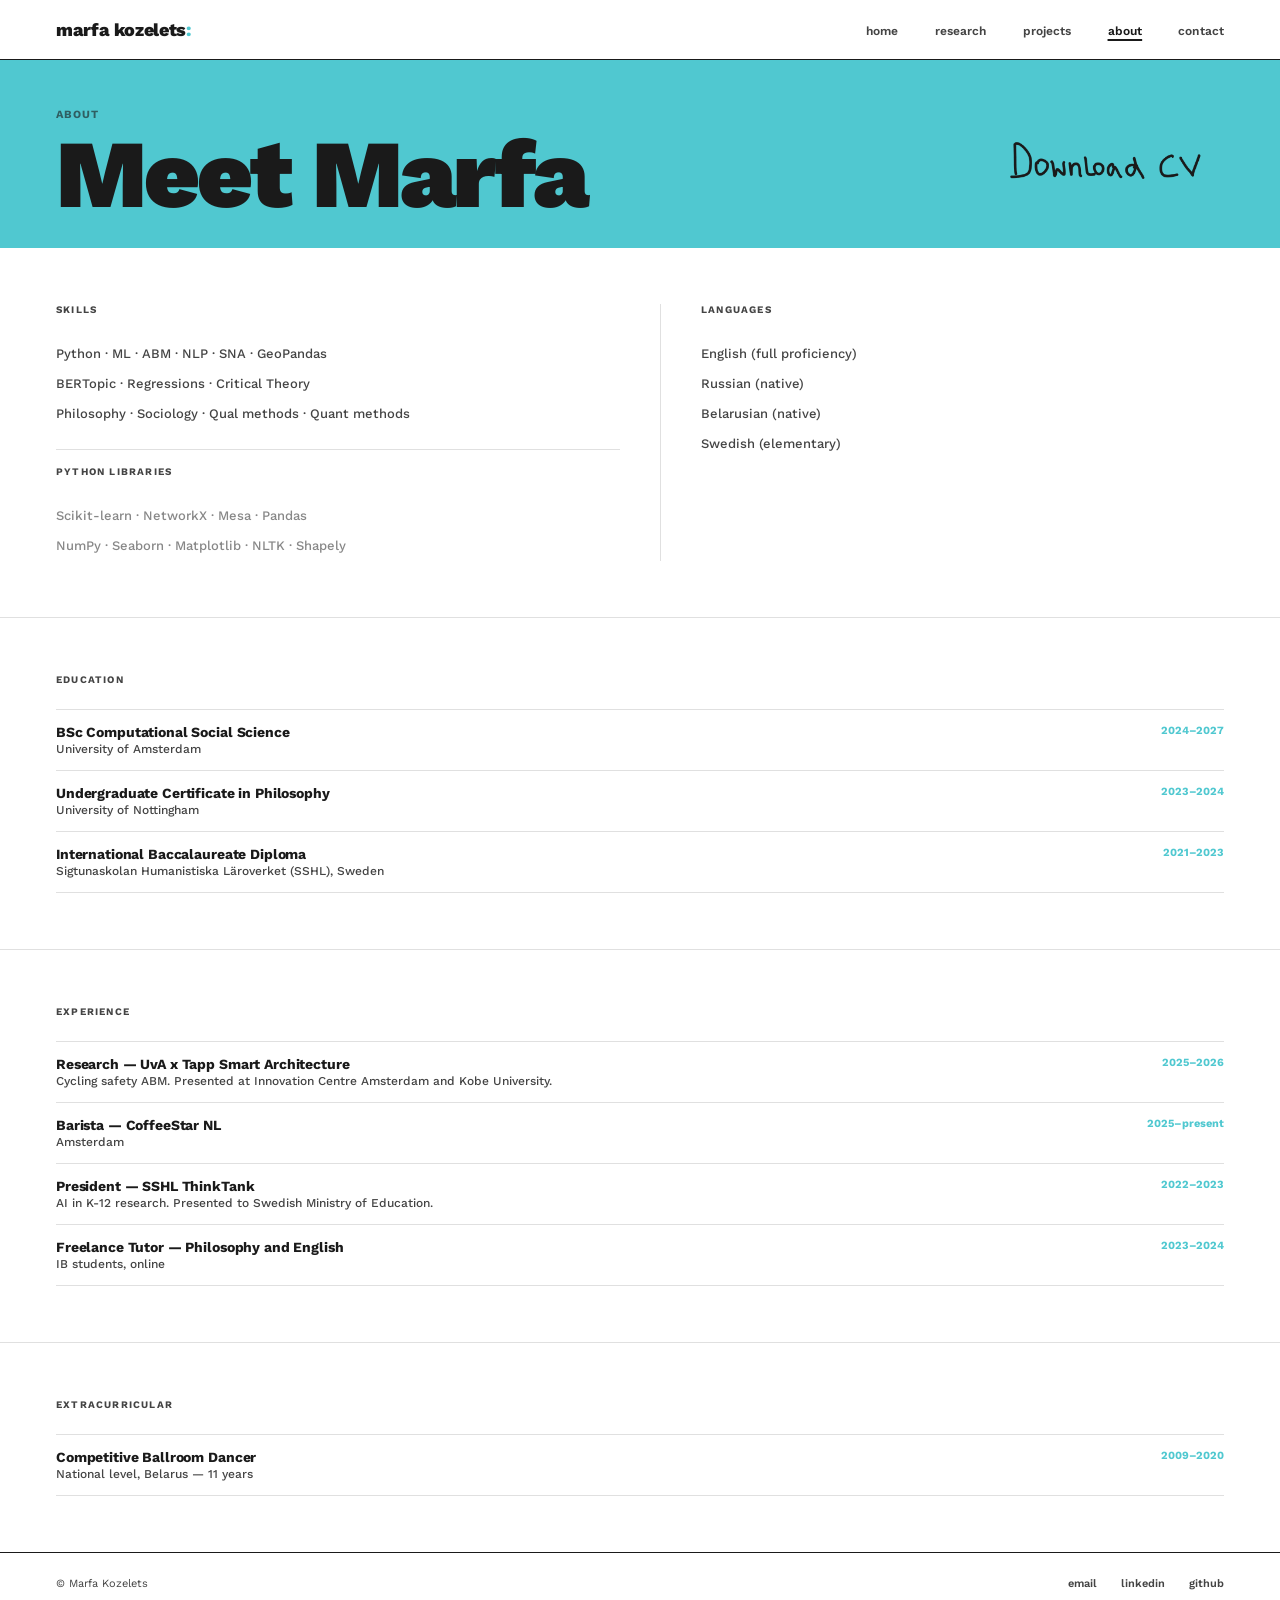
<file: about.html>
<!DOCTYPE html>
<html lang="en">
<head>
  <meta charset="UTF-8">
  <meta name="viewport" content="width=device-width, initial-scale=1.0">
  <title>About — Marfa Kozelets</title>
  <link rel="stylesheet" href="style.css">
  <style>
    :root { --accent: var(--blue); }
    .header-inner { display: flex; justify-content: space-between; align-items: center; gap: 20px; }
    .cv-btn-wrap { flex-shrink: 0; }
    #cv-btn { display: block; cursor: pointer; width: 220px; transition: opacity 0.15s; }
    #cv-btn:hover { opacity: 0.65; }
    .skills-row { display: grid; grid-template-columns: 1fr 1fr; gap: 40px; }
    .libs-row { margin-top: 20px; padding-top: 16px; border-top: 0.5px solid var(--rule); }
    @media (max-width: 600px) {
      .skills-row { grid-template-columns: 1fr; gap: 24px; }
      .header-inner { flex-direction: column; align-items: flex-start; }
      .cv-btn-wrap img { width: 160px !important; }
    }
  </style>
</head>
<body style="--accent: var(--blue);">
  <nav>
    <a class="nav-logo" href="index.html">marfa kozelets<span class="colon">:</span></a>
    <ul class="nav-links">
      <li><a href="index.html">home</a></li>
      <li><a href="research.html">research</a></li>
      <li><a href="projects.html">projects</a></li>
      <li><a href="about.html" class="active">about</a></li>
      <li><a href="contact.html">contact</a></li>
    </ul>
    <button class="nav-hamburger" onclick="toggleDrawer()" aria-label="Menu"><span></span><span></span><span></span></button>
  </nav>
  <div class="mobile-drawer" id="mobileDrawer">
    <a href="index.html">home</a><a href="research.html">research</a><a href="projects.html">projects</a><a href="about.html">about</a><a href="contact.html">contact</a>
  </div>

  <div class="page-header" style="--accent: var(--blue); padding-bottom: 28px;">
    <div class="header-inner">
      <div>
        <span class="page-header-meta">about</span>
        <h1>Meet Marfa</h1>
      </div>
      <div class="cv-btn-wrap">
        <a href="Marfa_Kozelets_Academic_CV_v1_2page.pdf" target="_blank" rel="noopener">
          <img src="assets/images/site/download-cv.png" class="doodle" style="width:220px; cursor:pointer; transition: opacity 0.15s;" onmouseover="this.style.opacity='0.65'" onmouseout="this.style.opacity='1'">
        </a>
      </div>
    </div>
  </div>

  <div class="section">
    <div class="skills-row">
      <div>
        <span class="section-label">skills</span>
        <p style="font-size:13px; line-height:2.3; color:#444;">
          Python · ML · ABM · NLP · SNA · GeoPandas<br>
          BERTopic · Regressions · Critical Theory<br>
          Philosophy · Sociology · Qual methods · Quant methods
        </p>
        <div class="libs-row">
          <span class="section-label">python libraries</span>
          <p style="font-size:13px; line-height:2.3; color:#888;">
            Scikit-learn · NetworkX · Mesa · Pandas<br>
            NumPy · Seaborn · Matplotlib · NLTK · Shapely
          </p>
        </div>
      </div>
      <div style="border-left: 0.5px solid var(--rule); padding-left: 40px;">
        <span class="section-label">languages</span>
        <p style="font-size:13px; line-height:2.3; color:#444;">
          English (full proficiency)<br>
          Russian (native)<br>
          Belarusian (native)<br>
          Swedish (elementary)
        </p>
      </div>
    </div>
  </div>

  <div class="section">
    <span class="section-label">education</span>
    <div class="cv-block">
      <div>
        <div class="cv-block-title">BSc Computational Social Science</div>
        <div class="cv-block-sub">University of Amsterdam</div>
      </div>
      <div class="cv-block-year">2024–2027</div>
    </div>
    <div class="cv-block">
      <div>
        <div class="cv-block-title">Undergraduate Certificate in Philosophy</div>
        <div class="cv-block-sub">University of Nottingham</div>
      </div>
      <div class="cv-block-year">2023–2024</div>
    </div>
    <div class="cv-block">
      <div>
        <div class="cv-block-title">International Baccalaureate Diploma</div>
        <div class="cv-block-sub">Sigtunaskolan Humanistiska Läroverket (SSHL), Sweden</div>
      </div>
      <div class="cv-block-year">2021–2023</div>
    </div>
  </div>

  <div class="section">
    <span class="section-label">experience</span>
    <div class="cv-block">
      <div>
        <div class="cv-block-title">Research — UvA x Tapp Smart Architecture</div>
        <div class="cv-block-sub">Cycling safety ABM. Presented at Innovation Centre Amsterdam and Kobe University.</div>
      </div>
      <div class="cv-block-year">2025–2026</div>
    </div>
    <div class="cv-block">
      <div>
        <div class="cv-block-title">Barista — CoffeeStar NL</div>
        <div class="cv-block-sub">Amsterdam</div>
      </div>
      <div class="cv-block-year">2025–present</div>
    </div>
    <div class="cv-block">
      <div>
        <div class="cv-block-title">President — SSHL ThinkTank</div>
        <div class="cv-block-sub">AI in K-12 research. Presented to Swedish Ministry of Education.</div>
      </div>
      <div class="cv-block-year">2022–2023</div>
    </div>
    <div class="cv-block">
      <div>
        <div class="cv-block-title">Freelance Tutor — Philosophy and English</div>
        <div class="cv-block-sub">IB students, online</div>
      </div>
      <div class="cv-block-year">2023–2024</div>
    </div>
  </div>

  <div class="section" style="border-bottom:none;">
    <span class="section-label">extracurricular</span>
    <div class="cv-block">
      <div>
        <div class="cv-block-title">Competitive Ballroom Dancer</div>
        <div class="cv-block-sub">National level, Belarus — 11 years</div>
      </div>
      <div class="cv-block-year">2009–2020</div>
    </div>
  </div>

  <footer>
    <span>© Marfa Kozelets</span>
    <span style="display:flex; gap:24px;">
      <a href="mailto:marfa.kozelets@student.uva.nl">email</a>
      <a href="https://www.linkedin.com/in/marfa-petrovna-kozelets/" target="_blank">linkedin</a>
      <a href="https://github.com/marfakozeletsUvA" target="_blank">github</a>
    </span>
  </footer>

  <script>
      function toggleDrawer() { document.getElementById('mobileDrawer').classList.toggle('open'); }
    </script>
</body>
</html>
</file>
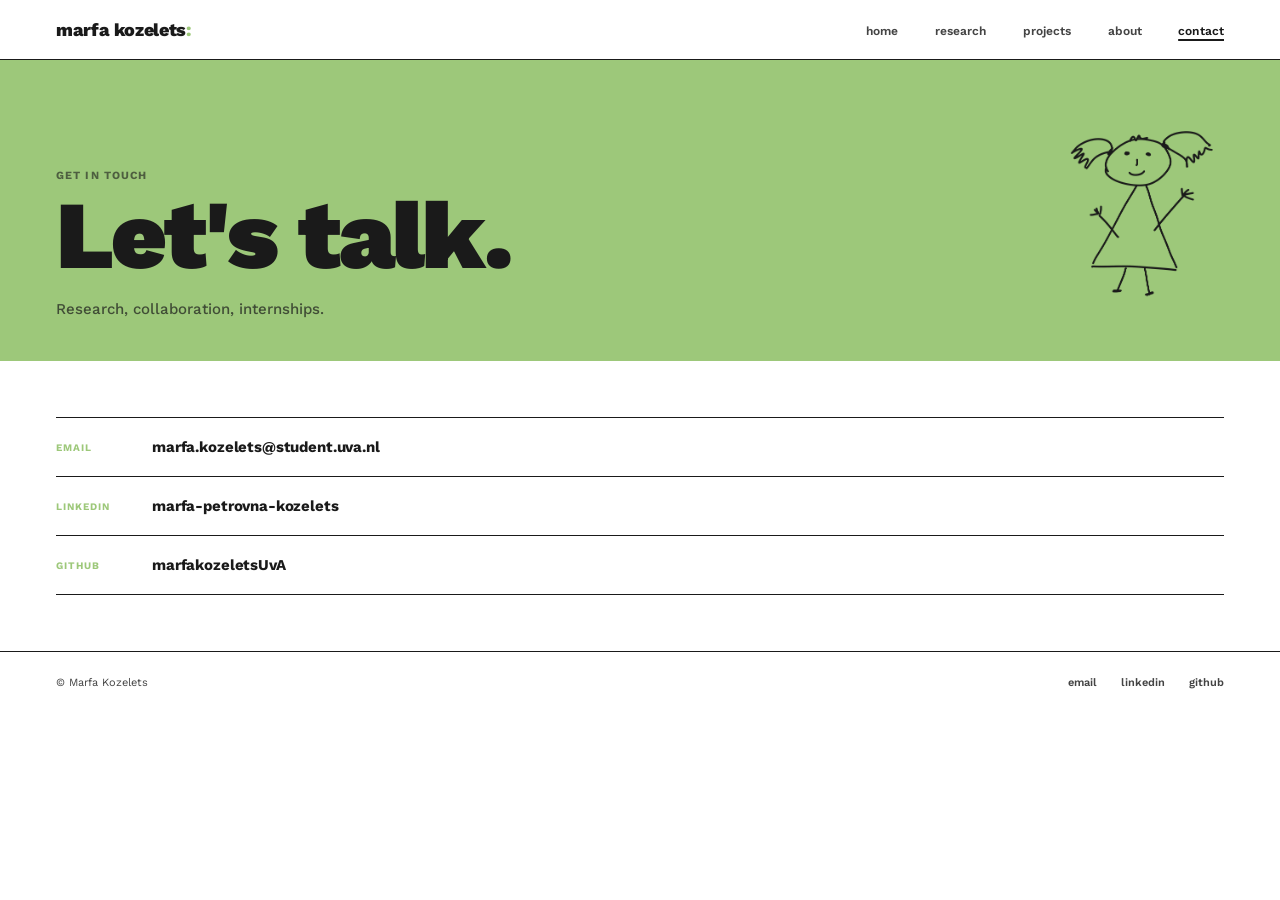
<file: contact.html>
<!DOCTYPE html>
<html lang="en">
<head>
  <meta charset="UTF-8">
  <meta name="viewport" content="width=device-width, initial-scale=1.0">
  <title>Contact — Marfa Kozelets</title>
  <link rel="stylesheet" href="style.css">
  <style>
    :root { --accent: var(--green); }
    .contact-body { padding: 56px; }
    .contact-link { display: flex; align-items: center; gap: 16px; padding: 20px 0; border-top: 1.5px solid var(--black); text-decoration: none; color: var(--black); transition: opacity 0.15s; }
    .contact-link:last-child { border-bottom: 1.5px solid var(--black); }
    .contact-link:hover { opacity: 0.55; }
    .contact-link-label { font-size: 10px; font-weight: 700; letter-spacing: 0.1em; text-transform: uppercase; color: var(--green); min-width: 80px; }
    .contact-link-value { font-size: 15px; font-weight: 700; letter-spacing: -0.01em; }
    .girl-wrap { flex-shrink: 0; width: 160px; }
    @media (max-width: 768px) {
      .contact-body { padding: 40px 20px; }
      .girl-wrap { display: none; }
      .contact-link-value { font-size: 13px; word-break: break-all; }
    }
  </style>
</head>
<body style="--accent: var(--green);">
  <nav>
    <a class="nav-logo" href="index.html">marfa kozelets<span class="colon">:</span></a>
    <ul class="nav-links">
      <li><a href="index.html">home</a></li>
      <li><a href="research.html">research</a></li>
      <li><a href="projects.html">projects</a></li>
      <li><a href="about.html">about</a></li>
      <li><a href="contact.html" class="active">contact</a></li>
    </ul>
    <button class="nav-hamburger" onclick="toggleDrawer()" aria-label="Menu"><span></span><span></span><span></span></button>
  </nav>
  <div class="mobile-drawer" id="mobileDrawer">
    <a href="index.html">home</a><a href="research.html">research</a><a href="projects.html">projects</a><a href="about.html">about</a><a href="contact.html">contact</a>
  </div>

  <div class="page-header" style="--accent: var(--green);">
    <div style="display:flex; justify-content:space-between; align-items:flex-end;">
      <div>
        <span class="page-header-meta">get in touch</span>
        <h1>Let's talk.</h1>
        <p>Research, collaboration, internships.</p>
      </div>
      <div class="girl-wrap">
        <img src="assets/images/site/girl.png" class="doodle" style="width:160px;">
      </div>
    </div>
  </div>

  <div class="contact-body">
    <div>
      <a class="contact-link" href="mailto:marfa.kozelets@student.uva.nl">
        <span class="contact-link-label">email</span>
        <span class="contact-link-value">marfa.kozelets@student.uva.nl</span>
      </a>
      <a class="contact-link" href="https://www.linkedin.com/in/marfa-petrovna-kozelets/" target="_blank">
        <span class="contact-link-label">linkedin</span>
        <span class="contact-link-value">marfa-petrovna-kozelets</span>
      </a>
      <a class="contact-link" href="https://github.com/marfakozeletsUvA" target="_blank">
        <span class="contact-link-label">github</span>
        <span class="contact-link-value">marfakozeletsUvA</span>
      </a>
    </div>
  </div>

  <footer>
    <span>© Marfa Kozelets</span>
    <span style="display:flex; gap:24px;">
      <a href="mailto:marfa.kozelets@student.uva.nl">email</a>
      <a href="https://www.linkedin.com/in/marfa-petrovna-kozelets/" target="_blank">linkedin</a>
      <a href="https://github.com/marfakozeletsUvA" target="_blank">github</a>
    </span>
  </footer>

  <script>
      function toggleDrawer() { document.getElementById('mobileDrawer').classList.toggle('open'); }
    </script>
</body>
</html>
</file>
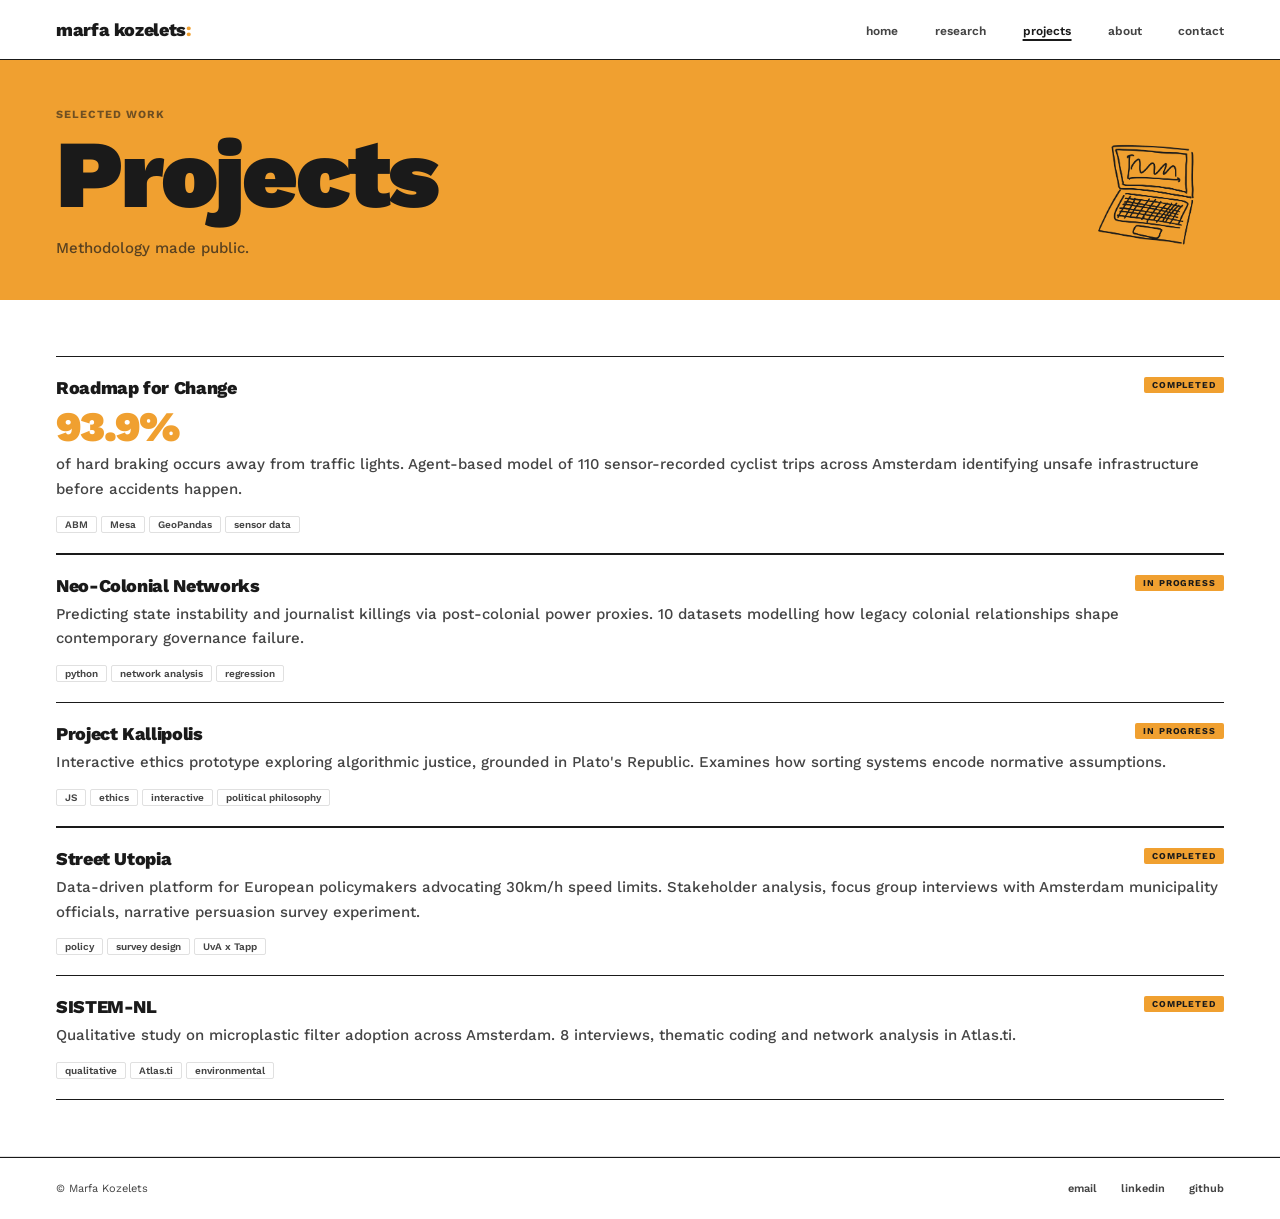
<file: projects.html>
<!DOCTYPE html>
<html lang="en">
<head>
  <meta charset="UTF-8">
  <meta name="viewport" content="width=device-width, initial-scale=1.0">
  <title>Projects — Marfa Kozelets</title>
  <link rel="stylesheet" href="style.css">
  <style>
    :root { --accent: var(--yellow); }
    .header-inner { display: flex; justify-content: space-between; align-items: flex-end; gap: 20px; }
    .doodle-wrap { flex-shrink: 0; width: 130px; }
    .doodle-wrap canvas { width: 130px; height: 130px; display: block; }
    .card-link { text-decoration: none; color: inherit; display: block; }
    .card-link:hover h2 { text-decoration: underline; text-underline-offset: 3px; }
    @media (max-width: 768px) {
      .doodle-wrap { width: 72px; }
      .doodle-wrap img { width: 72px !important; height: 72px !important; }
    }
  </style>
</head>
<body style="--accent: var(--yellow);">
  <nav>
    <a class="nav-logo" href="index.html">marfa kozelets<span class="colon">:</span></a>
    <ul class="nav-links">
      <li><a href="index.html">home</a></li>
      <li><a href="research.html">research</a></li>
      <li><a href="projects.html" class="active">projects</a></li>
      <li><a href="about.html">about</a></li>
      <li><a href="contact.html">contact</a></li>
    </ul>
    <button class="nav-hamburger" onclick="toggleDrawer()" aria-label="Menu"><span></span><span></span><span></span></button>
  </nav>
  <div class="mobile-drawer" id="mobileDrawer">
    <a href="index.html">home</a><a href="research.html">research</a><a href="projects.html">projects</a><a href="about.html">about</a><a href="contact.html">contact</a>
  </div>

  <div class="page-header" style="--accent: var(--yellow);">
    <div class="header-inner">
      <div>
        <span class="page-header-meta">selected work</span>
        <h1>Projects</h1>
        <p>Methodology made public.</p>
      </div>
      <div class="doodle-wrap">
        <img src="assets/images/site/computer.png" class="doodle" style="width:130px; height:130px;">
      </div>
    </div>
  </div>

  <div class="section">
    <a class="card-link" href="roadmap-for-change.html">
      <div class="card">
        <div class="card-top">
          <h2>Roadmap for Change</h2>
          <span class="badge">completed</span>
        </div>
        <div class="stat-num">93.9%</div>
        <p class="body">of hard braking occurs away from traffic lights. Agent-based model of 110 sensor-recorded cyclist trips across Amsterdam identifying unsafe infrastructure before accidents happen.</p>
        <span class="tag">ABM</span><span class="tag">Mesa</span><span class="tag">GeoPandas</span><span class="tag">sensor data</span>
      </div>
    </a>

    <div class="card">
      <div class="card-top">
        <h2>Neo-Colonial Networks</h2>
        <span class="badge">in progress</span>
      </div>
      <p class="body">Predicting state instability and journalist killings via post-colonial power proxies. 10 datasets modelling how legacy colonial relationships shape contemporary governance failure.</p>
      <span class="tag">python</span><span class="tag">network analysis</span><span class="tag">regression</span>
    </div>

    <a class="card-link" href="kallipolis.html">
      <div class="card">
        <div class="card-top">
          <h2>Project Kallipolis</h2>
          <span class="badge">in progress</span>
        </div>
        <p class="body">Interactive ethics prototype exploring algorithmic justice, grounded in Plato's Republic. Examines how sorting systems encode normative assumptions.</p>
        <span class="tag">JS</span><span class="tag">ethics</span><span class="tag">interactive</span><span class="tag">political philosophy</span>
      </div>
    </a>

    <div class="card">
      <div class="card-top">
        <h2>Street Utopia</h2>
        <span class="badge">completed</span>
      </div>
      <p class="body">Data-driven platform for European policymakers advocating 30km/h speed limits. Stakeholder analysis, focus group interviews with Amsterdam municipality officials, narrative persuasion survey experiment.</p>
      <span class="tag">policy</span><span class="tag">survey design</span><span class="tag">UvA x Tapp</span>
    </div>

    <div class="card">
      <div class="card-top">
        <h2>SISTEM-NL</h2>
        <span class="badge">completed</span>
      </div>
      <p class="body">Qualitative study on microplastic filter adoption across Amsterdam. 8 interviews, thematic coding and network analysis in Atlas.ti.</p>
      <span class="tag">qualitative</span><span class="tag">Atlas.ti</span><span class="tag">environmental</span>
    </div>
  </div>

  <footer>
    <span>© Marfa Kozelets</span>
    <span style="display:flex; gap:24px;">
      <a href="mailto:marfa.kozelets@student.uva.nl">email</a>
      <a href="https://www.linkedin.com/in/marfa-petrovna-kozelets/" target="_blank">linkedin</a>
      <a href="https://github.com/marfakozeletsUvA" target="_blank">github</a>
    </span>
  </footer>

  <script>
      function toggleDrawer() { document.getElementById('mobileDrawer').classList.toggle('open'); }
    </script>
</body>
</html>
</file>
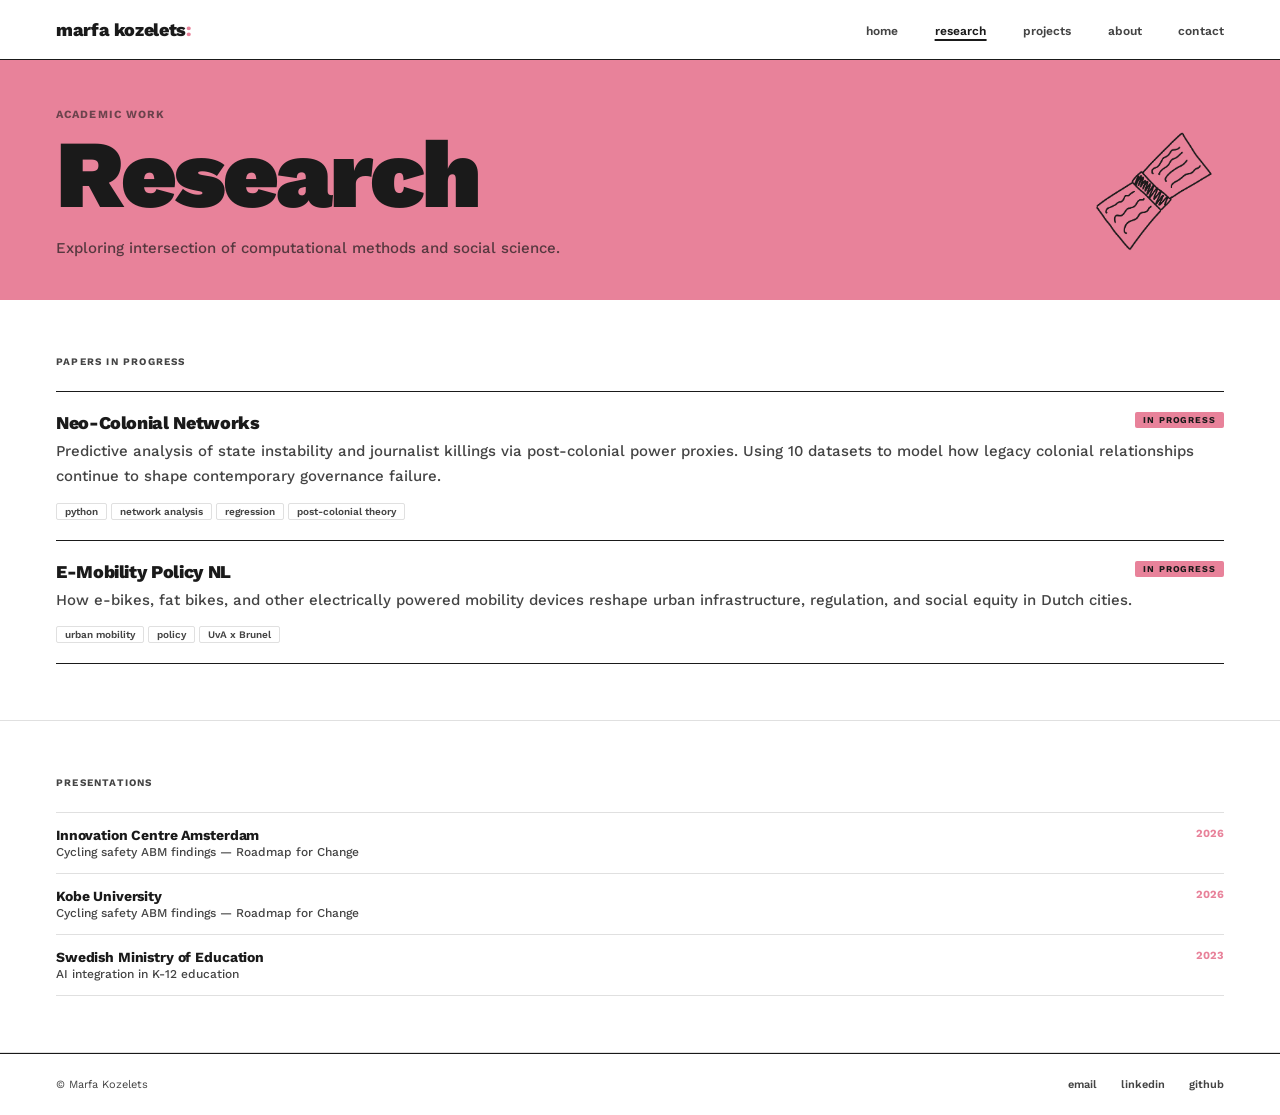
<file: research.html>
<!DOCTYPE html>
<html lang="en">
<head>
  <meta charset="UTF-8">
  <meta name="viewport" content="width=device-width, initial-scale=1.0">
  <title>Research — Marfa Kozelets</title>
  <link rel="stylesheet" href="style.css">
  <style>
    :root { --accent: var(--pink); }
    .header-inner { display: flex; justify-content: space-between; align-items: flex-end; gap: 20px; }
    .doodle-wrap { flex-shrink: 0; width: 130px; }
    .doodle-wrap canvas { width: 130px; height: 130px; display: block; }
    @media (max-width: 768px) {
      .doodle-wrap { width: 72px; }
      .doodle-wrap img { width: 72px !important; height: 72px !important; }
    }
  </style>
</head>
<body style="--accent: var(--pink);">
  <nav>
    <a class="nav-logo" href="index.html">marfa kozelets<span class="colon">:</span></a>
    <ul class="nav-links">
      <li><a href="index.html">home</a></li>
      <li><a href="research.html" class="active">research</a></li>
      <li><a href="projects.html">projects</a></li>
      <li><a href="about.html">about</a></li>
      <li><a href="contact.html">contact</a></li>
    </ul>
    <button class="nav-hamburger" onclick="toggleDrawer()" aria-label="Menu"><span></span><span></span><span></span></button>
  </nav>
  <div class="mobile-drawer" id="mobileDrawer">
    <a href="index.html">home</a><a href="research.html">research</a><a href="projects.html">projects</a><a href="about.html">about</a><a href="contact.html">contact</a>
  </div>

  <div class="page-header" style="--accent: var(--pink);">
    <div class="header-inner">
      <div>
        <span class="page-header-meta">academic work</span>
        <h1>Research</h1>
        <p>Exploring intersection of computational methods and social science.</p>
      </div>
      <div class="doodle-wrap">
        <img src="assets/images/site/book.png" class="doodle" style="width:130px; height:130px;">
      </div>
    </div>
  </div>

  <div class="section">
    <span class="section-label">papers in progress</span>
    <div class="card">
      <div class="card-top">
        <h2>Neo-Colonial Networks</h2>
        <span class="badge">in progress</span>
      </div>
      <p class="body">Predictive analysis of state instability and journalist killings via post-colonial power proxies. Using 10 datasets to model how legacy colonial relationships continue to shape contemporary governance failure.</p>
      <span class="tag">python</span><span class="tag">network analysis</span><span class="tag">regression</span><span class="tag">post-colonial theory</span>
    </div>
    <div class="card">
      <div class="card-top">
        <h2>E-Mobility Policy NL</h2>
        <span class="badge">in progress</span>
      </div>
      <p class="body">How e-bikes, fat bikes, and other electrically powered mobility devices reshape urban infrastructure, regulation, and social equity in Dutch cities.</p>
      <span class="tag">urban mobility</span><span class="tag">policy</span><span class="tag">UvA x Brunel</span>
    </div>
  </div>

  <div class="section">
    <span class="section-label">presentations</span>
    <div class="cv-block">
      <div>
        <div class="cv-block-title">Innovation Centre Amsterdam</div>
        <div class="cv-block-sub">Cycling safety ABM findings — Roadmap for Change</div>
      </div>
      <div class="cv-block-year">2026</div>
    </div>
    <div class="cv-block">
      <div>
        <div class="cv-block-title">Kobe University</div>
        <div class="cv-block-sub">Cycling safety ABM findings — Roadmap for Change</div>
      </div>
      <div class="cv-block-year">2026</div>
    </div>
    <div class="cv-block">
      <div>
        <div class="cv-block-title">Swedish Ministry of Education</div>
        <div class="cv-block-sub">AI integration in K-12 education</div>
      </div>
      <div class="cv-block-year">2023</div>
    </div>
  </div>

  <footer>
    <span>© Marfa Kozelets</span>
    <span style="display:flex; gap:24px;">
      <a href="mailto:marfa.kozelets@student.uva.nl">email</a>
      <a href="https://www.linkedin.com/in/marfa-petrovna-kozelets/" target="_blank">linkedin</a>
      <a href="https://github.com/marfakozeletsUvA" target="_blank">github</a>
    </span>
  </footer>
  <script>
      function toggleDrawer() { document.getElementById('mobileDrawer').classList.toggle('open'); }
    </script>
</body>
</html>
</file>
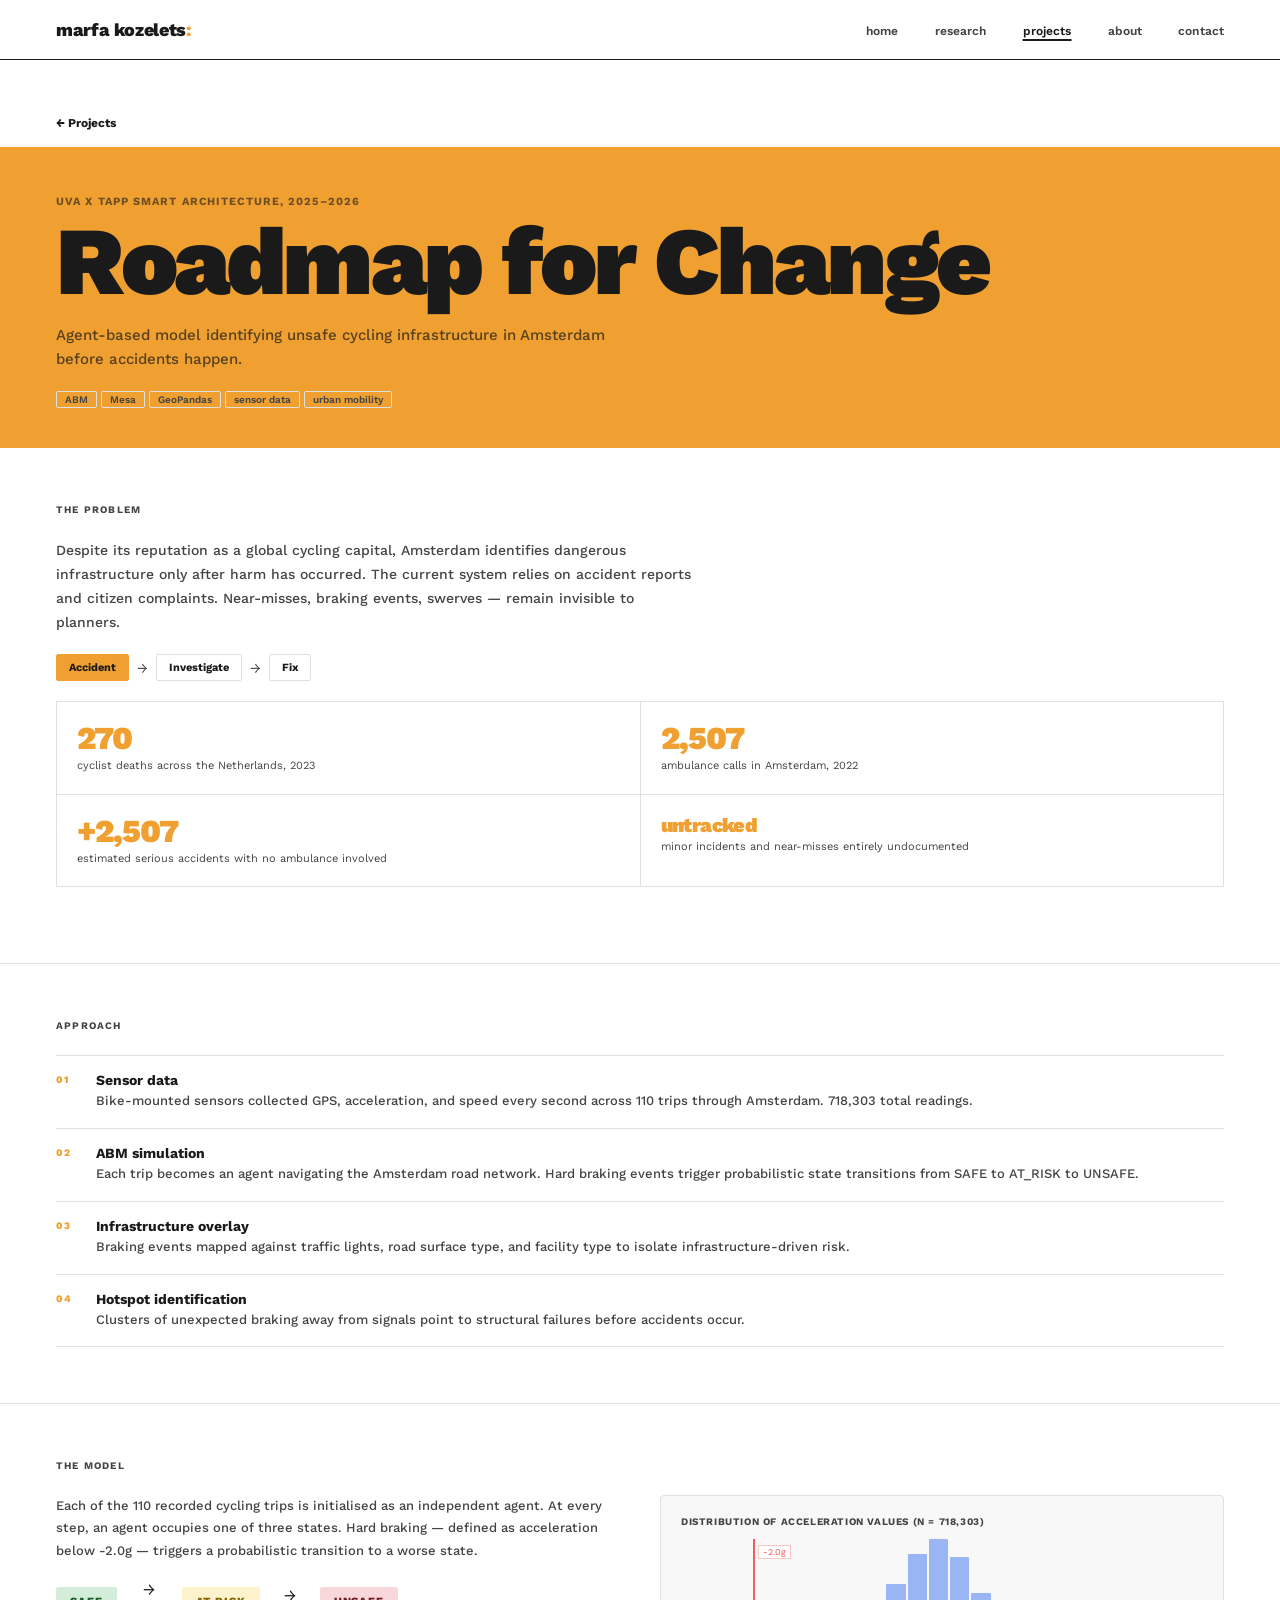
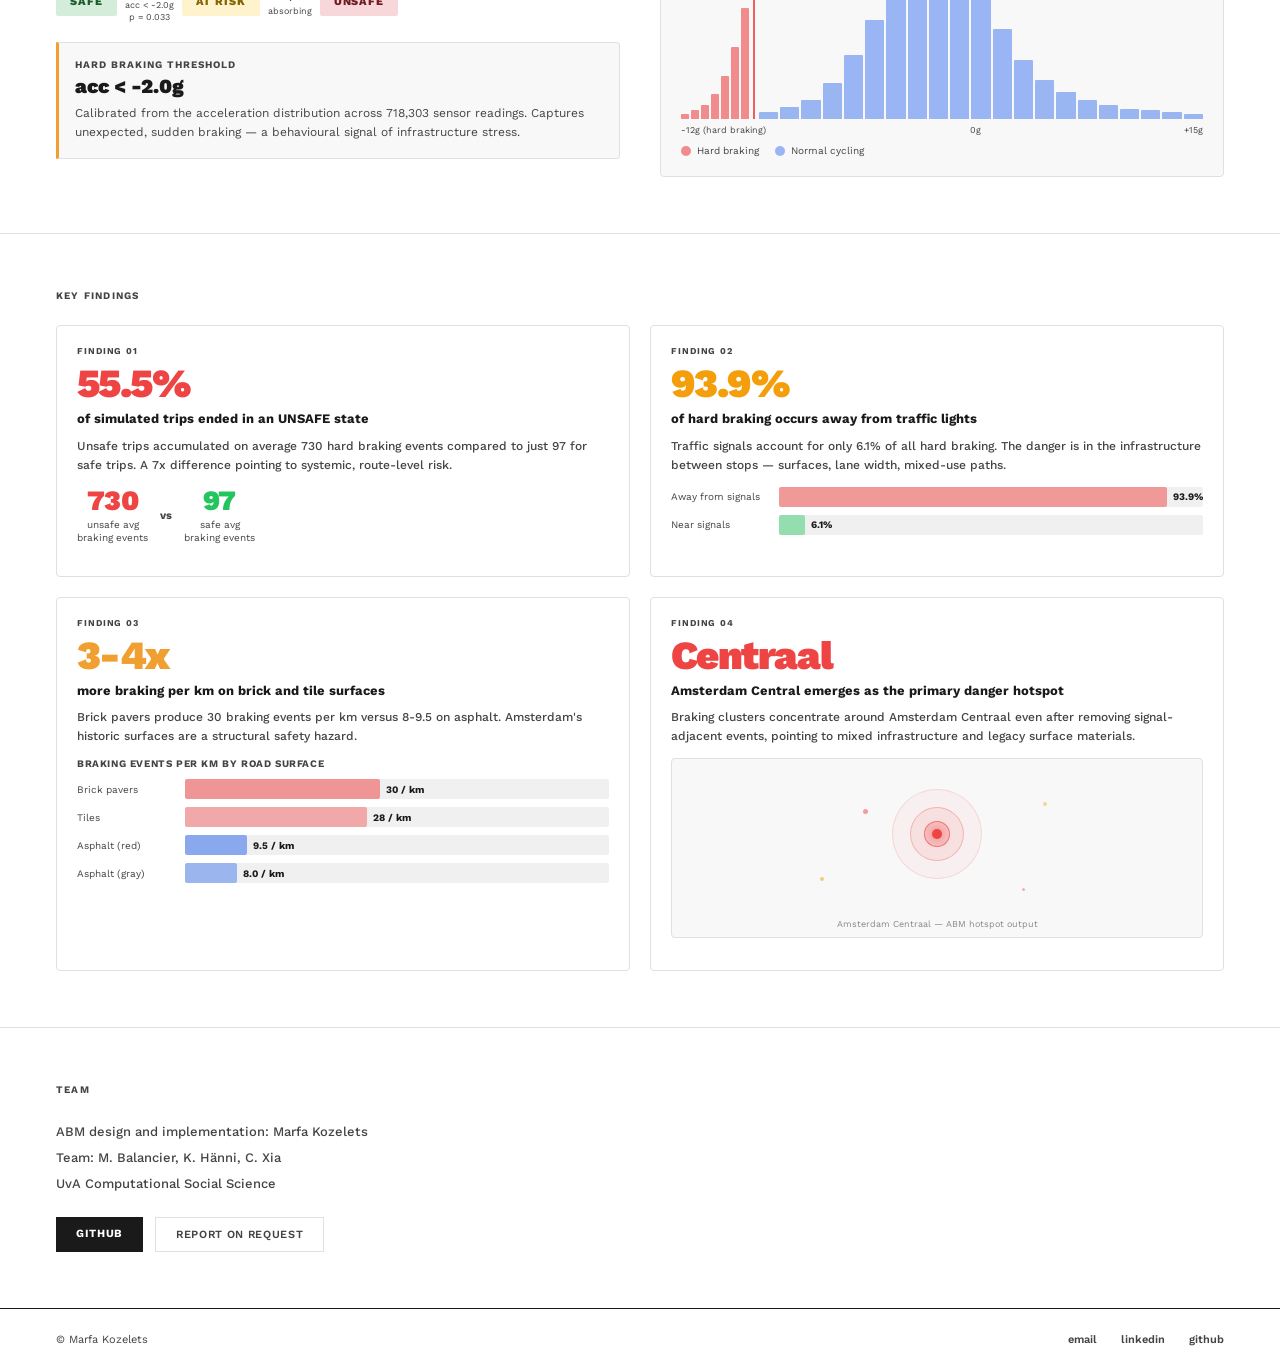
<file: roadmap-for-change.html>
<!DOCTYPE html>
<html lang="en">
<head>
  <meta charset="UTF-8">
  <meta name="viewport" content="width=device-width, initial-scale=1.0">
  <title>Roadmap for Change — Marfa Kozelets</title>
  <link rel="stylesheet" href="style.css">
  <style>
    :root { --accent: var(--yellow); }

    .abm-grid { display: grid; grid-template-columns: 1fr 1fr; gap: 40px; align-items: start; }
    .state-diagram { display: flex; align-items: center; gap: 8px; margin: 20px 0; flex-wrap: wrap; }
    .state-box { padding: 8px 14px; border-radius: 2px; font-size: 11px; font-weight: 800; letter-spacing: 0.08em; }
    .state-box.safe { background: #d4edda; color: #1a5c2a; }
    .state-box.risk { background: #fff3cd; color: #856404; }
    .state-box.unsafe { background: #f8d7da; color: #721c24; }
    .state-connector { display: flex; flex-direction: column; align-items: center; font-size: 9px; color: var(--grey); gap: 2px; }
    .state-connector .arr { font-size: 16px; color: var(--black); line-height: 1; }

    .threshold-card { background: #F8F8F8; border: 0.5px solid var(--rule); border-left: 3px solid var(--yellow); padding: 16px; border-radius: 0 4px 4px 0; margin: 16px 0; }
    .threshold-card .label { font-size: 10px; font-weight: 700; letter-spacing: 0.1em; text-transform: uppercase; color: var(--grey); margin-bottom: 4px; }
    .threshold-card .value { font-size: 20px; font-weight: 900; color: var(--black); margin-bottom: 6px; }
    .threshold-card .desc { font-size: 12px; color: var(--grey); line-height: 1.6; }

    /* Acceleration chart */
    .accel-chart-wrap { background: #F8F8F8; border: 0.5px solid var(--rule); padding: 20px; border-radius: 4px; }
    .accel-chart-title { font-size: 10px; font-weight: 700; letter-spacing: 0.06em; text-transform: uppercase; color: var(--grey); margin-bottom: 12px; }
    .accel-bar { flex: 1; min-width: 4px; border-radius: 1px 1px 0 0; }
    .accel-bar.danger { background: rgba(239,68,68,0.6); }
    .accel-bar.normal { background: rgba(37,99,235,0.45); }
    .accel-axis { display: flex; justify-content: space-between; font-size: 9px; color: var(--grey); margin-top: 6px; }
    .accel-legend { display: flex; gap: 16px; margin-top: 10px; }
    .accel-legend-item { display: flex; align-items: center; gap: 6px; font-size: 10px; color: var(--grey); }
    .accel-legend-dot { width: 10px; height: 10px; border-radius: 50%; flex-shrink: 0; }

    /* Findings grid */
    .findings-grid { display: grid; grid-template-columns: 1fr 1fr; gap: 20px; }
    .finding-card { border: 1px solid var(--rule); border-radius: 4px; padding: 20px; }
    .finding-num { font-size: 9px; font-weight: 700; letter-spacing: 0.1em; text-transform: uppercase; color: var(--grey); margin-bottom: 8px; }
    .finding-stat { font-size: 40px; font-weight: 900; letter-spacing: -0.04em; color: var(--yellow); line-height: 1; margin-bottom: 6px; }
    .finding-stat.red { color: #EF4444; }
    .finding-stat.amber { color: #F59E0B; }
    .finding-title { font-size: 13px; font-weight: 700; color: var(--black); margin-bottom: 8px; line-height: 1.4; }
    .finding-desc { font-size: 12px; color: var(--grey); line-height: 1.6; margin-bottom: 12px; }

    .f1-compare { display: flex; align-items: center; gap: 12px; margin: 12px 0; }
    .f1-num-block { text-align: center; }
    .f1-num-block .num { font-size: 28px; font-weight: 900; letter-spacing: -0.03em; line-height: 1; }
    .f1-num-block .lbl { font-size: 10px; color: var(--grey); margin-top: 3px; line-height: 1.3; }
    .f1-vs { font-size: 11px; font-weight: 700; color: var(--grey); }

    .f2-bar-wrap, .f3-chart { margin: 12px 0; }
    .f2-bar-row, .f3-bar-row { display: flex; align-items: center; gap: 8px; margin-bottom: 8px; }
    .f2-bar-label, .f3-bar-label { font-size: 10px; color: var(--grey); min-width: 100px; }
    .f2-bar-outer, .f3-bar-outer { flex: 1; background: #F0F0F0; border-radius: 2px; height: 20px; position: relative; display: flex; align-items: center; }
    .f2-bar-fill, .f3-bar-fill { height: 100%; border-radius: 2px; }
    .f2-bar-val, .f3-bar-val { font-size: 10px; font-weight: 700; color: var(--black); margin-left: 6px; white-space: nowrap; }
    .f3-chart-title { font-size: 10px; font-weight: 700; letter-spacing: 0.06em; text-transform: uppercase; color: var(--grey); margin-bottom: 10px; }

    /* Hotspot map */
    .f4-map { position: relative; height: 180px; background: #F8F8F8; border-radius: 4px; margin: 12px 0; overflow: hidden; border: 0.5px solid var(--rule); }
    .hotspot-ring { position: absolute; border-radius: 50%; border: 1px solid; }
    .f4-map-note { position: absolute; bottom: 8px; right: 8px; font-size: 9px; color: var(--grey); font-style: italic; }

    /* Reactive flow */
    .reactive-flow { display: flex; align-items: center; gap: 8px; margin: 16px 0; flex-wrap: wrap; }
    .flow-box { padding: 6px 12px; border: 1px solid var(--rule); border-radius: 2px; font-size: 11px; font-weight: 700; color: var(--black); }
    .flow-box.highlight { background: var(--yellow); border-color: var(--yellow); }
    .flow-arrow { font-size: 14px; color: var(--grey); }

    @media (max-width: 768px) {
      .abm-grid { grid-template-columns: 1fr; }
      .findings-grid { grid-template-columns: 1fr; }
    }
  </style>
</head>
<body style="--accent: var(--yellow);">
  <nav>
    <a class="nav-logo" href="index.html">marfa kozelets<span class="colon">:</span></a>
    <ul class="nav-links">
      <li><a href="index.html">home</a></li>
      <li><a href="research.html">research</a></li>
      <li><a href="projects.html" class="active">projects</a></li>
      <li><a href="about.html">about</a></li>
      <li><a href="contact.html">contact</a></li>
    </ul>
    <button class="nav-hamburger" onclick="toggleDrawer()" aria-label="Menu"><span></span><span></span><span></span></button>
  </nav>
  <div class="mobile-drawer" id="mobileDrawer">
    <a href="index.html">home</a><a href="research.html">research</a><a href="projects.html">projects</a><a href="about.html">about</a><a href="contact.html">contact</a>
  </div>

  <a class="back-link" href="projects.html">← Projects</a>

  <div class="page-header" style="--accent: var(--yellow); margin-top: 16px;">
    <span class="page-header-meta">UvA x Tapp Smart Architecture, 2025–2026</span>
    <h1>Roadmap for Change</h1>
    <p>Agent-based model identifying unsafe cycling infrastructure in Amsterdam before accidents happen.</p>
    <div style="margin-top: 16px;">
      <span class="tag">ABM</span><span class="tag">Mesa</span><span class="tag">GeoPandas</span><span class="tag">sensor data</span><span class="tag">urban mobility</span>
    </div>
  </div>

  <!-- THE PROBLEM -->
  <div class="section">
    <span class="section-label">the problem</span>
    <p style="font-size:14px; color:#444; line-height:1.7; max-width:640px; margin-bottom:20px;">Despite its reputation as a global cycling capital, Amsterdam identifies dangerous infrastructure only after harm has occurred. The current system relies on accident reports and citizen complaints. Near-misses, braking events, swerves — remain invisible to planners.</p>
    <div class="reactive-flow">
      <div class="flow-box highlight">Accident</div>
      <span class="flow-arrow">&#8594;</span>
      <div class="flow-box">Investigate</div>
      <span class="flow-arrow">&#8594;</span>
      <div class="flow-box">Fix</div>
    </div>
    <div class="stat-grid" style="margin-top:20px;">
      <div class="stat-cell"><div class="stat-cell-num">270</div><div class="stat-cell-label">cyclist deaths across the Netherlands, 2023</div></div>
      <div class="stat-cell"><div class="stat-cell-num">2,507</div><div class="stat-cell-label">ambulance calls in Amsterdam, 2022</div></div>
      <div class="stat-cell"><div class="stat-cell-num">+2,507</div><div class="stat-cell-label">estimated serious accidents with no ambulance involved</div></div>
      <div class="stat-cell"><div class="stat-cell-num" style="font-size:20px;">untracked</div><div class="stat-cell-label">minor incidents and near-misses entirely undocumented</div></div>
    </div>
  </div>

  <!-- APPROACH -->
  <div class="section">
    <span class="section-label">approach</span>
    <div class="step-row"><span class="step-num">01</span><div><div class="step-title">Sensor data</div><div class="step-body">Bike-mounted sensors collected GPS, acceleration, and speed every second across 110 trips through Amsterdam. 718,303 total readings.</div></div></div>
    <div class="step-row"><span class="step-num">02</span><div><div class="step-title">ABM simulation</div><div class="step-body">Each trip becomes an agent navigating the Amsterdam road network. Hard braking events trigger probabilistic state transitions from SAFE to AT_RISK to UNSAFE.</div></div></div>
    <div class="step-row"><span class="step-num">03</span><div><div class="step-title">Infrastructure overlay</div><div class="step-body">Braking events mapped against traffic lights, road surface type, and facility type to isolate infrastructure-driven risk.</div></div></div>
    <div class="step-row"><span class="step-num">04</span><div><div class="step-title">Hotspot identification</div><div class="step-body">Clusters of unexpected braking away from signals point to structural failures before accidents occur.</div></div></div>
  </div>

  <!-- THE MODEL -->
  <div class="section">
    <span class="section-label">the model</span>
    <div class="abm-grid">
      <div>
        <p style="font-size:13px; color:#444; line-height:1.7; margin-bottom:14px;">Each of the 110 recorded cycling trips is initialised as an independent agent. At every step, an agent occupies one of three states. Hard braking — defined as acceleration below -2.0g — triggers a probabilistic transition to a worse state.</p>
        <div class="state-diagram">
          <div class="state-box safe">SAFE</div>
          <div class="state-connector"><span class="arr">&#8594;</span><span>acc &lt; -2.0g</span><span>p = 0.033</span></div>
          <div class="state-box risk">AT RISK</div>
          <div class="state-connector"><span class="arr">&#8594;</span><span>absorbing</span></div>
          <div class="state-box unsafe">UNSAFE</div>
        </div>
        <div class="threshold-card">
          <div class="label">Hard braking threshold</div>
          <div class="value">acc &lt; -2.0g</div>
          <div class="desc">Calibrated from the acceleration distribution across 718,303 sensor readings. Captures unexpected, sudden braking — a behavioural signal of infrastructure stress.</div>
        </div>
      </div>
      <div>
        <div class="accel-chart-wrap">
          <div class="accel-chart-title">Distribution of acceleration values (n = 718,303)</div>
          <div style="display:flex; align-items:flex-end; height:180px; gap:0;">
            <div style="display:flex; align-items:flex-end; gap:2px; width:72px; flex-shrink:0; padding-right:4px; height:180px;">
              <div class="accel-bar danger" style="height:3%"></div>
              <div class="accel-bar danger" style="height:5%"></div>
              <div class="accel-bar danger" style="height:8%"></div>
              <div class="accel-bar danger" style="height:14%"></div>
              <div class="accel-bar danger" style="height:24%"></div>
              <div class="accel-bar danger" style="height:40%"></div>
              <div class="accel-bar danger" style="height:62%"></div>
            </div>
            <div style="width:2px; height:180px; background:rgba(239,68,68,0.85); flex-shrink:0; position:relative;">
              <div style="position:absolute; top:6px; left:5px; font-size:9px; color:rgba(239,68,68,0.9); white-space:nowrap; background:#fff; padding:1px 4px; border:0.5px solid rgba(239,68,68,0.3);">-2.0g</div>
            </div>
            <div style="display:flex; align-items:flex-end; gap:2px; flex:1; height:180px; padding-left:4px;">
              <div class="accel-bar normal" style="height:4%"></div>
              <div class="accel-bar normal" style="height:7%"></div>
              <div class="accel-bar normal" style="height:11%"></div>
              <div class="accel-bar normal" style="height:20%"></div>
              <div class="accel-bar normal" style="height:36%"></div>
              <div class="accel-bar normal" style="height:55%"></div>
              <div class="accel-bar normal" style="height:75%"></div>
              <div class="accel-bar normal" style="height:92%"></div>
              <div class="accel-bar normal" style="height:100%"></div>
              <div class="accel-bar normal" style="height:90%"></div>
              <div class="accel-bar normal" style="height:70%"></div>
              <div class="accel-bar normal" style="height:50%"></div>
              <div class="accel-bar normal" style="height:33%"></div>
              <div class="accel-bar normal" style="height:22%"></div>
              <div class="accel-bar normal" style="height:15%"></div>
              <div class="accel-bar normal" style="height:11%"></div>
              <div class="accel-bar normal" style="height:8%"></div>
              <div class="accel-bar normal" style="height:6%"></div>
              <div class="accel-bar normal" style="height:5%"></div>
              <div class="accel-bar normal" style="height:4%"></div>
              <div class="accel-bar normal" style="height:3%"></div>
            </div>
          </div>
          <div class="accel-axis"><span>-12g (hard braking)</span><span>0g</span><span>+15g</span></div>
          <div class="accel-legend">
            <div class="accel-legend-item"><div class="accel-legend-dot" style="background:rgba(239,68,68,0.6)"></div>Hard braking</div>
            <div class="accel-legend-item"><div class="accel-legend-dot" style="background:rgba(37,99,235,0.45)"></div>Normal cycling</div>
          </div>
        </div>
      </div>
    </div>
  </div>

  <!-- KEY FINDINGS -->
  <div class="section">
    <span class="section-label">key findings</span>
    <div class="findings-grid">

      <div class="finding-card">
        <div class="finding-num">Finding 01</div>
        <div class="finding-stat red">55.5%</div>
        <div class="finding-title">of simulated trips ended in an UNSAFE state</div>
        <p class="finding-desc">Unsafe trips accumulated on average 730 hard braking events compared to just 97 for safe trips. A 7x difference pointing to systemic, route-level risk.</p>
        <div class="f1-compare">
          <div class="f1-num-block"><div class="num" style="color:#EF4444">730</div><div class="lbl">unsafe avg<br>braking events</div></div>
          <div class="f1-vs">vs</div>
          <div class="f1-num-block"><div class="num" style="color:#22C55E">97</div><div class="lbl">safe avg<br>braking events</div></div>
        </div>
      </div>

      <div class="finding-card">
        <div class="finding-num">Finding 02</div>
        <div class="finding-stat amber">93.9%</div>
        <div class="finding-title">of hard braking occurs away from traffic lights</div>
        <p class="finding-desc">Traffic signals account for only 6.1% of all hard braking. The danger is in the infrastructure between stops — surfaces, lane width, mixed-use paths.</p>
        <div class="f2-bar-wrap">
          <div class="f2-bar-row">
            <span class="f2-bar-label">Away from signals</span>
            <div class="f2-bar-outer"><div class="f2-bar-fill" style="width:93.9%; background:rgba(239,68,68,0.5);"></div><span class="f2-bar-val">93.9%</span></div>
          </div>
          <div class="f2-bar-row">
            <span class="f2-bar-label">Near signals</span>
            <div class="f2-bar-outer"><div class="f2-bar-fill" style="width:6.1%; background:rgba(34,197,94,0.45);"></div><span class="f2-bar-val">6.1%</span></div>
          </div>
        </div>
      </div>

      <div class="finding-card">
        <div class="finding-num">Finding 03</div>
        <div class="finding-stat">3-4x</div>
        <div class="finding-title">more braking per km on brick and tile surfaces</div>
        <p class="finding-desc">Brick pavers produce 30 braking events per km versus 8-9.5 on asphalt. Amsterdam's historic surfaces are a structural safety hazard.</p>
        <div class="f3-chart">
          <div class="f3-chart-title">Braking events per km by road surface</div>
          <div class="f3-bar-row"><span class="f3-bar-label">Brick pavers</span><div class="f3-bar-outer"><div class="f3-bar-fill" style="width:46%; background:rgba(239,68,68,0.52);"></div><span class="f3-bar-val">30 / km</span></div></div>
          <div class="f3-bar-row"><span class="f3-bar-label">Tiles</span><div class="f3-bar-outer"><div class="f3-bar-fill" style="width:43%; background:rgba(239,68,68,0.42);"></div><span class="f3-bar-val">28 / km</span></div></div>
          <div class="f3-bar-row"><span class="f3-bar-label">Asphalt (red)</span><div class="f3-bar-outer"><div class="f3-bar-fill" style="width:14.6%; background:rgba(37,99,235,0.5);"></div><span class="f3-bar-val">9.5 / km</span></div></div>
          <div class="f3-bar-row"><span class="f3-bar-label">Asphalt (gray)</span><div class="f3-bar-outer"><div class="f3-bar-fill" style="width:12.3%; background:rgba(37,99,235,0.42);"></div><span class="f3-bar-val">8.0 / km</span></div></div>
        </div>
      </div>

      <div class="finding-card">
        <div class="finding-num">Finding 04</div>
        <div class="finding-stat red">Centraal</div>
        <div class="finding-title">Amsterdam Central emerges as the primary danger hotspot</div>
        <p class="finding-desc">Braking clusters concentrate around Amsterdam Centraal even after removing signal-adjacent events, pointing to mixed infrastructure and legacy surface materials.</p>
        <div class="f4-map">
          <div class="hotspot-ring" style="width:90px;height:90px;top:calc(42% - 45px);left:calc(50% - 45px);border-color:rgba(239,68,68,0.15);background:rgba(239,68,68,0.04);"></div>
          <div class="hotspot-ring" style="width:54px;height:54px;top:calc(42% - 27px);left:calc(50% - 27px);border-color:rgba(239,68,68,0.3);background:rgba(239,68,68,0.09);"></div>
          <div class="hotspot-ring" style="width:26px;height:26px;top:calc(42% - 13px);left:calc(50% - 13px);border-color:rgba(239,68,68,0.6);background:rgba(239,68,68,0.2);"></div>
          <div style="position:absolute;width:10px;height:10px;border-radius:50%;background:#EF4444;top:calc(42% - 5px);left:calc(50% - 5px);box-shadow:0 0 10px rgba(239,68,68,0.7);"></div>
          <div style="position:absolute;width:5px;height:5px;border-radius:50%;background:rgba(239,68,68,0.5);top:28%;left:36%;"></div>
          <div style="position:absolute;width:4px;height:4px;border-radius:50%;background:rgba(245,158,11,0.5);top:66%;left:28%;"></div>
          <div style="position:absolute;width:4px;height:4px;border-radius:50%;background:rgba(245,158,11,0.4);top:24%;left:70%;"></div>
          <div style="position:absolute;width:3px;height:3px;border-radius:50%;background:rgba(239,68,68,0.4);top:72%;left:66%;"></div>
          <div style="position:absolute;bottom:8px;left:50%;transform:translateX(-50%);font-size:9px;color:#888;white-space:nowrap;">Amsterdam Centraal — ABM hotspot output</div>
        </div>
      </div>

    </div>
  </div>

  <!-- TEAM -->
  <div class="section" style="border-bottom:none;">
    <span class="section-label">team</span>
    <p style="font-size:13px; color:#444; line-height:2;">
      ABM design and implementation: Marfa Kozelets<br>
      Team: M. Balancier, K. Hänni, C. Xia<br>
      UvA Computational Social Science
    </p>
    <div style="margin-top:20px; display:flex; gap:12px; flex-wrap:wrap;">
      <a href="https://github.com/marfakozeletsUvA/tapp-out-" target="_blank" style="background:var(--black);color:#fff;padding:10px 20px;font-size:11px;font-weight:700;text-decoration:none;letter-spacing:0.06em;text-transform:uppercase;">GitHub</a>
      <span style="border:1px solid var(--rule);color:var(--grey);padding:10px 20px;font-size:11px;font-weight:600;letter-spacing:0.06em;text-transform:uppercase;">report on request</span>
    </div>
  </div>

  <footer>
    <span>© Marfa Kozelets</span>
    <span style="display:flex; gap:24px;">
      <a href="mailto:marfa.kozelets@student.uva.nl">email</a>
      <a href="https://www.linkedin.com/in/marfa-petrovna-kozelets/" target="_blank">linkedin</a>
      <a href="https://github.com/marfakozeletsUvA" target="_blank">github</a>
    </span>
  </footer>
  <script>
    function toggleDrawer() { document.getElementById('mobileDrawer').classList.toggle('open'); }
  </script>
</body>
</html>
</file>
<file: style.css>
@import url('https://fonts.googleapis.com/css2?family=Work+Sans:wght@400;500;600;700;800;900&display=swap');

*, *::before, *::after { box-sizing: border-box; margin: 0; padding: 0; }

:root {
  --black: #1A1A1A;
  --white: #FFFFFF;
  --grey: #444444;
  --rule: #E0E0E0;
  --bg: #FFFFFF;

  /* page accent colours */
  --pink:   #E8829A;
  --yellow: #F0A030;
  --blue:   #50C8D0;
  --green:  #9DC87A;
  --purple: #9B7EC8;
}

html { scroll-behavior: smooth; }

body {
  background: var(--white);
  color: var(--black);
  font-family: 'Work Sans', sans-serif;
  -webkit-font-smoothing: antialiased;
  overflow-x: hidden;
}

p, .body, .cv-block-sub, .step-body, .small {
  color: #2A2A2A;
  font-weight: 500;
}

/* ── NAV ── */
nav {
  position: sticky;
  top: 0;
  z-index: 200;
  background: var(--white);
  display: flex;
  justify-content: space-between;
  align-items: center;
  padding: 0 56px;
  height: 60px;
  border-bottom: 1.5px solid var(--black);
}

.nav-logo {
  font-size: 18px;
  font-weight: 800;
  color: var(--black);
  text-decoration: none;
  letter-spacing: -0.02em;
}

.nav-logo .colon { color: var(--accent, var(--black)); }

.nav-links {
  display: flex;
  gap: 36px;
  list-style: none;
}

.nav-links a {
  font-size: 12px;
  font-weight: 600;
  color: var(--grey);
  text-decoration: none;
  text-transform: lowercase;
  letter-spacing: 0.01em;
  transition: color 0.15s;
}

.nav-links a:hover,
.nav-links a.active { color: var(--black); }

.nav-links a.active { text-decoration: underline; text-underline-offset: 4px; text-decoration-thickness: 1.5px; }

.nav-hamburger {
  display: none;
  flex-direction: column;
  gap: 5px;
  background: none;
  border: none;
  cursor: pointer;
  padding: 4px;
}

.nav-hamburger span {
  display: block;
  width: 22px;
  height: 1.5px;
  background: var(--black);
}

.mobile-drawer {
  display: none;
  position: fixed;
  top: 60px;
  left: 0; right: 0;
  background: var(--white);
  padding: 32px 40px;
  z-index: 199;
  flex-direction: column;
  gap: 24px;
  border-bottom: 1.5px solid var(--black);
}

.mobile-drawer.open { display: flex; }

.mobile-drawer a {
  font-size: 16px;
  font-weight: 700;
  color: var(--black);
  text-decoration: none;
  text-transform: lowercase;
}

/* ── PAGE HEADER BLOCK ── */
.page-header {
  background: var(--accent);
  padding: 48px 56px 40px;
}

.page-header-meta {
  font-size: 11px;
  font-weight: 700;
  letter-spacing: 0.1em;
  text-transform: uppercase;
  color: var(--black);
  opacity: 0.6;
  margin-bottom: 8px;
  display: block;
}

.page-header h1 {
  font-size: clamp(48px, 8vw, 96px);
  font-weight: 900;
  letter-spacing: -0.03em;
  line-height: 0.95;
  color: var(--black);
}

.page-header p {
  font-size: 15px;
  font-weight: 500;
  color: var(--black);
  opacity: 0.7;
  margin-top: 16px;
  max-width: 560px;
  line-height: 1.6;
}

/* ── SHARED SECTION ── */
.section {
  padding: 56px 56px;
  border-bottom: 0.5px solid var(--rule);
}

.section-label {
  font-size: 10px;
  font-weight: 700;
  letter-spacing: 0.12em;
  text-transform: uppercase;
  color: var(--grey);
  margin-bottom: 24px;
  display: block;
}

/* ── CARDS ── */
.card {
  border-top: 1.5px solid var(--black);
  padding: 20px 0;
}

.card:last-child { border-bottom: 1.5px solid var(--black); }

.card-top {
  display: flex;
  justify-content: space-between;
  align-items: flex-start;
  margin-bottom: 6px;
}

.card h2 {
  font-size: 18px;
  font-weight: 800;
  letter-spacing: -0.02em;
  color: var(--black);
}

.card .body {
  font-size: 15px;
  color: var(--grey);
  line-height: 1.65;
  margin-bottom: 10px;
}

.badge {
  display: inline-block;
  background: var(--accent);
  color: var(--black);
  font-size: 9px;
  font-weight: 700;
  letter-spacing: 0.1em;
  text-transform: uppercase;
  padding: 3px 8px;
  border-radius: 2px;
  flex-shrink: 0;
  margin-left: 12px;
}

.tag {
  display: inline-block;
  border: 1px solid var(--rule);
  color: var(--grey);
  font-size: 10px;
  font-weight: 600;
  padding: 2px 8px;
  border-radius: 2px;
  margin-right: 4px;
  margin-top: 4px;
}

.stat-num {
  font-size: 42px;
  font-weight: 900;
  letter-spacing: -0.04em;
  color: var(--accent);
  line-height: 1;
  margin: 8px 0 4px;
}

/* ── STAT GRID ── */
.stat-grid {
  display: grid;
  grid-template-columns: 1fr 1fr;
  gap: 1px;
  background: var(--rule);
  border: 1px solid var(--rule);
  margin: 20px 0;
}

.stat-cell {
  background: var(--white);
  padding: 20px;
}

.stat-cell-num {
  font-size: 32px;
  font-weight: 900;
  letter-spacing: -0.03em;
  color: var(--accent);
  line-height: 1;
}

.stat-cell-label {
  font-size: 11px;
  color: var(--grey);
  margin-top: 4px;
  line-height: 1.4;
}

/* ── CV BLOCKS ── */
.cv-block {
  border-top: 0.5px solid var(--rule);
  padding: 14px 0;
  display: flex;
  justify-content: space-between;
  align-items: flex-start;
  gap: 16px;
}

.cv-block:last-child { border-bottom: 0.5px solid var(--rule); }

.cv-block-title {
  font-size: 14px;
  font-weight: 700;
  color: var(--black);
  letter-spacing: -0.01em;
}

.cv-block-sub {
  font-size: 12px;
  color: var(--grey);
  margin-top: 2px;
}

.cv-block-year {
  font-size: 11px;
  font-weight: 700;
  color: var(--accent);
  white-space: nowrap;
  flex-shrink: 0;
}

/* ── DOODLE ── */
.doodle {
  display: block;
  pointer-events: none;
  user-select: none;
}

/* ── FOOTER ── */
footer {
  padding: 24px 56px;
  display: flex;
  justify-content: space-between;
  align-items: center;
  font-size: 11px;
  color: var(--grey);
  border-top: 1.5px solid var(--black);
  flex-wrap: wrap;
  gap: 12px;
}

footer a {
  color: var(--grey);
  text-decoration: none;
  font-weight: 600;
  transition: color 0.15s;
}

footer a:hover { color: var(--black); }

/* ── BACK LINK ── */
.back-link {
  display: inline-block;
  font-size: 12px;
  font-weight: 700;
  color: var(--black);
  text-decoration: none;
  padding: 56px 56px 0;
}

.back-link:hover { text-decoration: underline; }

/* ── GRAPH PLACEHOLDER ── */
.graph-block {
  background: #F8F8F8;
  border: 0.5px solid var(--rule);
  border-radius: 4px;
  padding: 20px;
  margin-bottom: 12px;
  font-size: 11px;
  color: var(--grey);
  text-align: center;
}

/* ── STEP ROWS ── */
.step-row {
  display: flex;
  gap: 16px;
  padding: 16px 0;
  border-top: 0.5px solid var(--rule);
  align-items: flex-start;
}

.step-row:last-child { border-bottom: 0.5px solid var(--rule); }

.step-num {
  font-size: 10px;
  font-weight: 800;
  color: var(--accent);
  min-width: 24px;
  letter-spacing: 0.05em;
  padding-top: 2px;
}

.step-title {
  font-size: 14px;
  font-weight: 700;
  color: var(--black);
  margin-bottom: 3px;
}

.step-body {
  font-size: 13px;
  color: var(--grey);
  line-height: 1.6;
}

/* ── RESPONSIVE ── */
@media (max-width: 768px) {
  nav { padding: 0 20px; }
  .nav-links { display: none; }
  .nav-hamburger { display: flex; }

  .page-header { padding: 32px 20px 28px; }
  .page-header h1 { font-size: clamp(36px, 12vw, 64px); }

  .section { padding: 40px 20px; }
  .back-link { padding: 40px 20px 0; }

  footer { padding: 20px; }

  .stat-grid { grid-template-columns: 1fr; }
}
</file>
